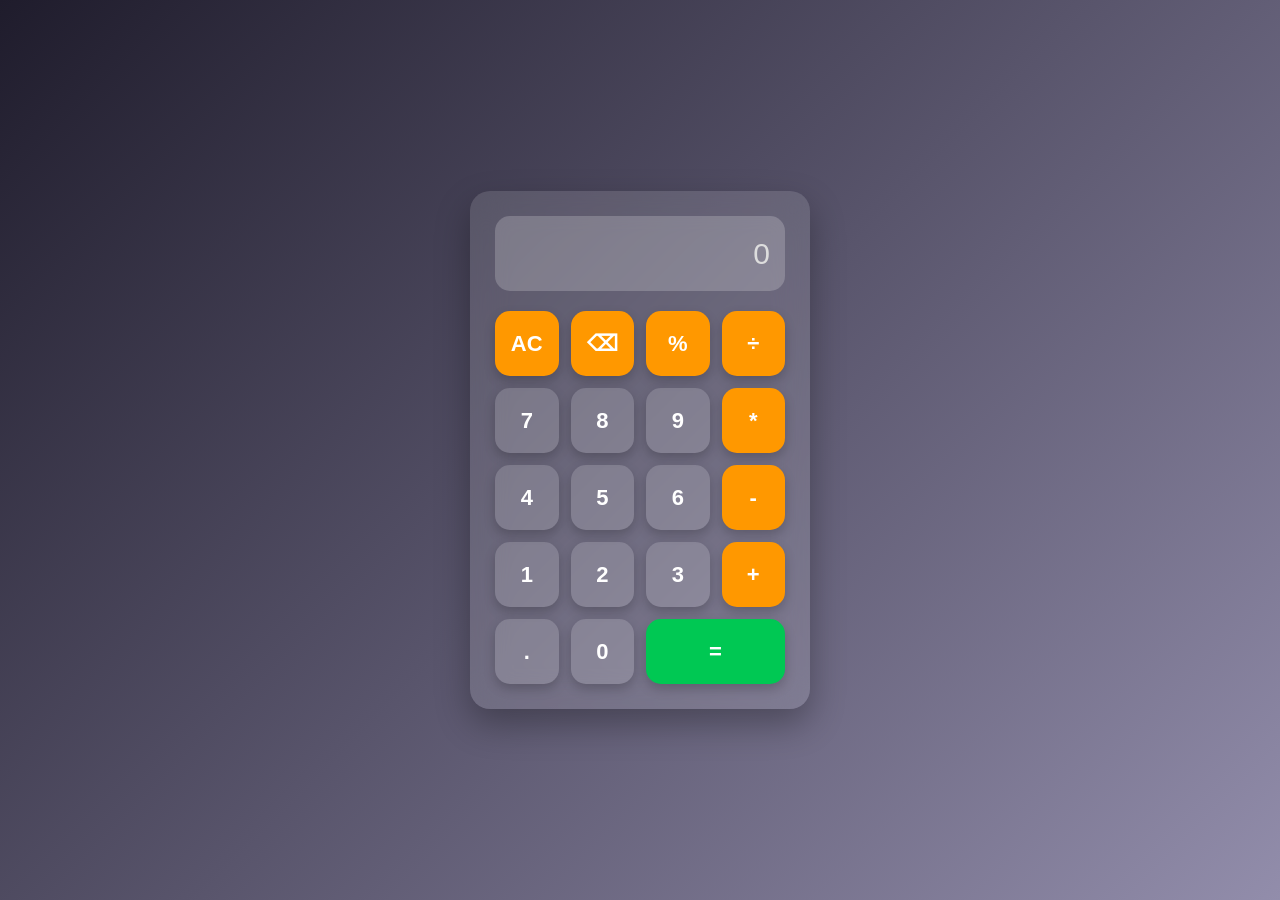
<file: WebDev-L2-Task1-Calculator/index.html>
<!DOCTYPE html>
<html lang="en">
<head>
    <meta charset="UTF-8">
    <meta name="viewport" content="width=device-width, initial-scale=1.0">
    <title>Modern Calculator</title>
    <link rel="stylesheet" href="style.css">
</head>
<body>

<div class="calculator">

    <input type="text" id="display" placeholder="0" readonly>

    <div class="buttons">

        <button onclick="clearDisplay()" class="operator">AC</button>
        <button onclick="deleteLast()" class="operator">⌫</button>
        <button onclick="append('%')" class="operator">%</button>
        <button onclick="append('/')" class="operator">÷</button>

        <button onclick="append('7')">7</button>
        <button onclick="append('8')">8</button>
        <button onclick="append('9')">9</button>
        <button onclick="append('*')" class="operator">*</button>

        <button onclick="append('4')">4</button>
        <button onclick="append('5')">5</button>
        <button onclick="append('6')">6</button>
        <button onclick="append('-')" class="operator">-</button>

        <button onclick="append('1')">1</button>
        <button onclick="append('2')">2</button>
        <button onclick="append('3')">3</button>
        <button onclick="append('+')" class="operator">+</button>

        <button onclick="append('.')">.</button>
        <button onclick="append('0')">0</button>
        <button onclick="calculate()" class="equal">=</button>

    </div>

</div>

<script src="script.js"></script>

</body>
</html>
</file>
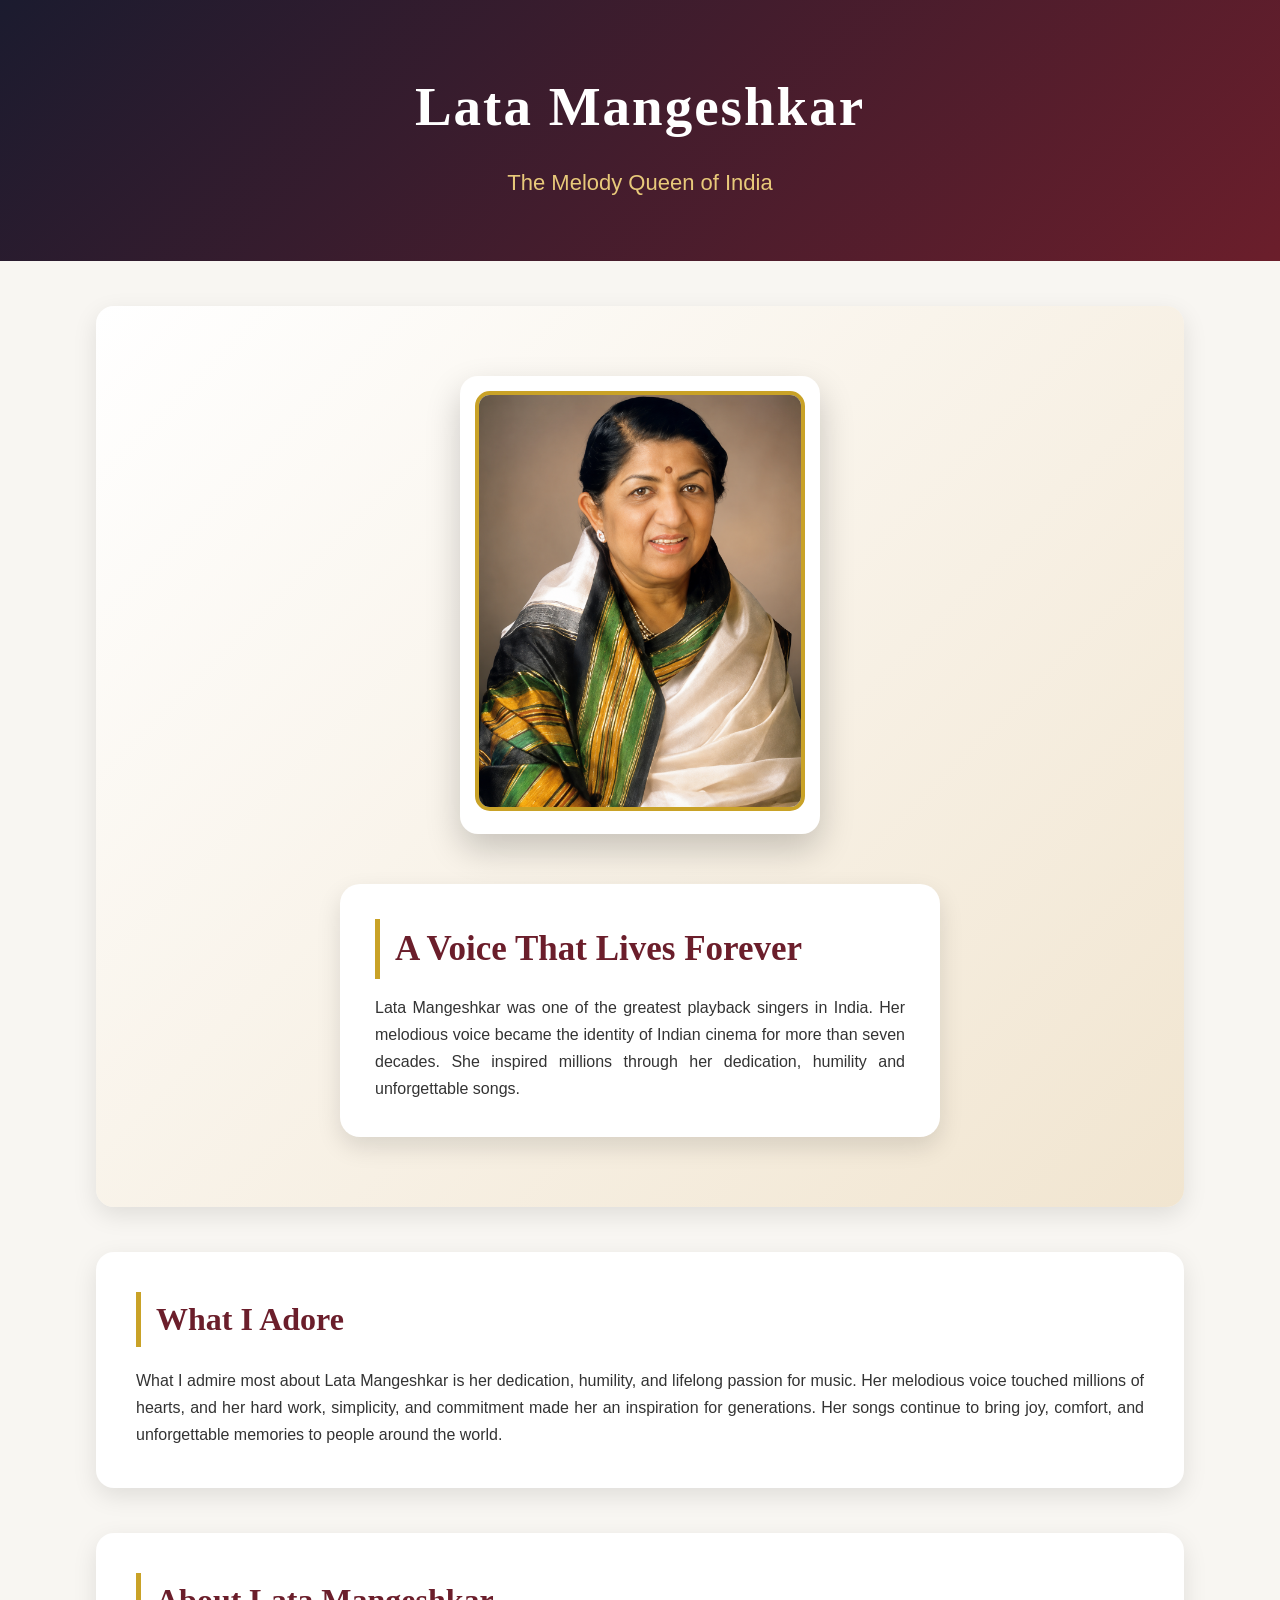
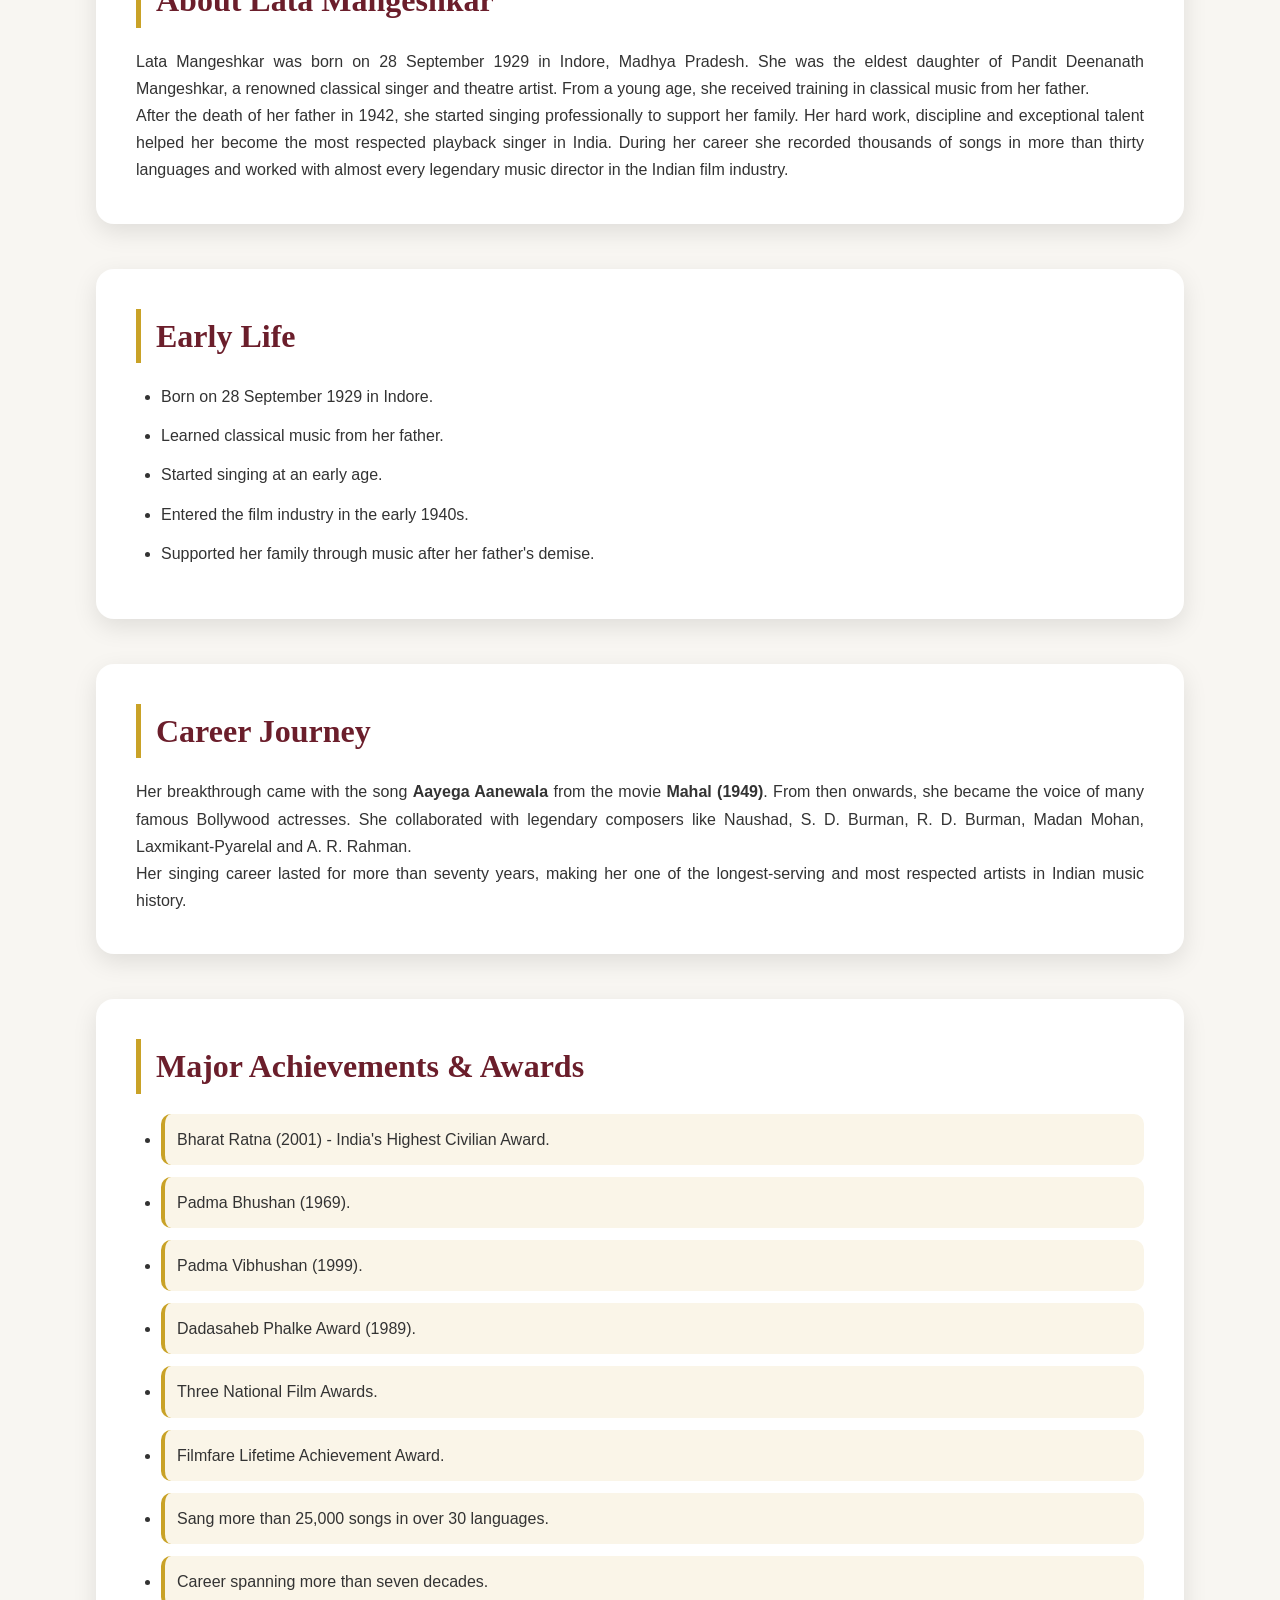
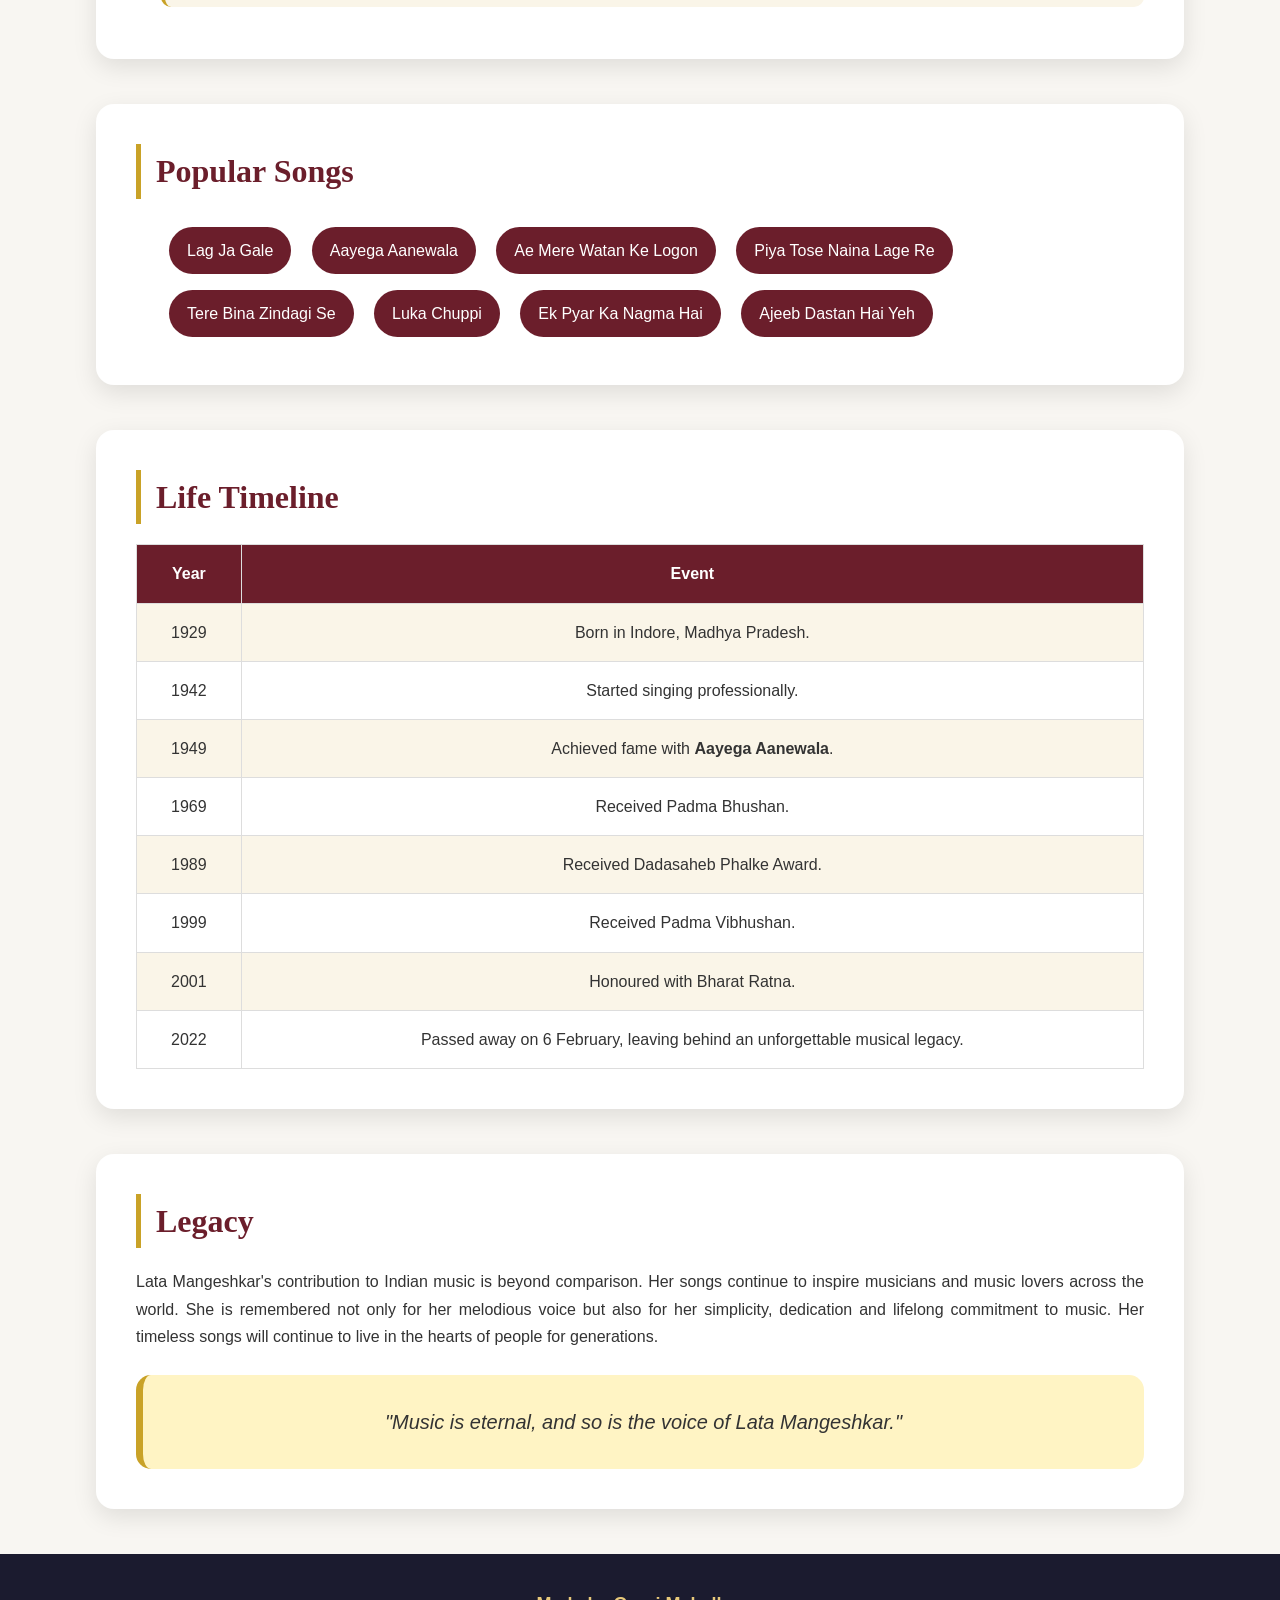
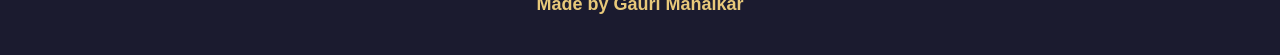
<file: WebDev-L2-Task2-TributePage/index.html>
<!DOCTYPE html>
<html lang="en">

<head>
    <meta charset="UTF-8">
    <meta name="viewport" content="width=device-width, initial-scale=1.0">
    <title>Lata Mangeshkar Tribute Page</title>
    <link rel="stylesheet" href="style.css">
</head>

<body>
    <header>
        <h1>Lata Mangeshkar</h1>
        <p>The Melody Queen of India</p>
    </header>

    <section class="hero">
        <div class="image">
            <img src="Lata Mangeshkar.png" alt="Lata Mangeshkar">
        </div>
        <div class="hero-text">
            <h2>A Voice That Lives Forever</h2>
            <p>Lata Mangeshkar was one of the greatest playback singers in India.
                Her melodious voice became the identity of Indian cinema for more
                than seven decades. She inspired millions through her dedication,
                humility and unforgettable songs. </p>
        </div>

    </section>

    <section id="adore">
        <h2>What I Adore</h2>
        <p> What I admire most about Lata Mangeshkar is her dedication, humility, and lifelong passion for music. Her
            melodious voice touched millions of hearts, and her hard work, simplicity, and commitment made her an
            inspiration for generations. Her songs continue to bring joy, comfort, and unforgettable memories to people
            around the world.</p>

    </section>

    <section id="about">
        <h2>About Lata Mangeshkar</h2>
        <p>Lata Mangeshkar was born on 28 September 1929 in Indore, Madhya Pradesh.
            She was the eldest daughter of Pandit Deenanath Mangeshkar, a renowned
            classical singer and theatre artist. From a young age, she received
            training in classical music from her father.</p>

        <p>After the death of her father in 1942, she started singing professionally
            to support her family. Her hard work, discipline and exceptional talent
            helped her become the most respected playback singer in India. During her
            career she recorded thousands of songs in more than thirty languages and
            worked with almost every legendary music director in the Indian film industry.</p>

    </section>

    <section id="early">

        <h2>Early Life</h2>

        <ul>
            <li>Born on 28 September 1929 in Indore.</li>
            <li>Learned classical music from her father.</li>
            <li>Started singing at an early age.</li>
            <li>Entered the film industry in the early 1940s.</li>
            <li>Supported her family through music after her father's demise.</li>
        </ul>

    </section>

    <section id="career">
        <h2>Career Journey</h2>
        <p>Her breakthrough came with the song <b>Aayega Aanewala</b> from the movie
            <b>Mahal (1949)</b>. From then onwards, she became the voice of many famous
            Bollywood actresses. She collaborated with legendary composers like
            Naushad, S. D. Burman, R. D. Burman, Madan Mohan,
            Laxmikant-Pyarelal and A. R. Rahman.</p>

        <p>Her singing career lasted for more than seventy years, making her one of
            the longest-serving and most respected artists in Indian music history.</p>

    </section>

    <section id="awards">
        <h2>Major Achievements & Awards</h2>
        <ul>
            <li>Bharat Ratna (2001) - India's Highest Civilian Award.</li>
            <li>Padma Bhushan (1969).</li>
            <li>Padma Vibhushan (1999).</li>
            <li>Dadasaheb Phalke Award (1989).</li>
            <li>Three National Film Awards.</li>
            <li>Filmfare Lifetime Achievement Award.</li>
            <li>Sang more than 25,000 songs in over 30 languages.</li>
            <li>Career spanning more than seven decades.</li>
        </ul>

    </section>

    <section id="songs">
        <h2>Popular Songs</h2>
        <ul>
            <li>Lag Ja Gale</li>
            <li>Aayega Aanewala</li>
            <li>Ae Mere Watan Ke Logon</li>
            <li>Piya Tose Naina Lage Re</li>
            <li>Tere Bina Zindagi Se</li>
            <li>Luka Chuppi</li>
            <li>Ek Pyar Ka Nagma Hai</li>
            <li>Ajeeb Dastan Hai Yeh</li>
        </ul>

    </section>

    <section id="timeline">
        <h2>Life Timeline</h2>

        <table>

            <tr>
                <th>Year</th>
                <th>Event</th>
            </tr>

            <tr>
                <td>1929</td>
                <td>Born in Indore, Madhya Pradesh.</td>
            </tr>

            <tr>
                <td>1942</td>
                <td>Started singing professionally.</td>
            </tr>

            <tr>
                <td>1949</td>
                <td>Achieved fame with <b>Aayega Aanewala</b>.</td>
            </tr>

            <tr>
                <td>1969</td>
                <td>Received Padma Bhushan.</td>
            </tr>

            <tr>
                <td>1989</td>
                <td>Received Dadasaheb Phalke Award.</td>
            </tr>

            <tr>
                <td>1999</td>
                <td>Received Padma Vibhushan.</td>
            </tr>

            <tr>
                <td>2001</td>
                <td>Honoured with Bharat Ratna.</td>
            </tr>

            <tr>
                <td>2022</td>
                <td>Passed away on 6 February, leaving behind an unforgettable musical legacy.</td>
            </tr>

        </table>

    </section>

    <section id="legacy">
        <h2>Legacy</h2>
        <p>Lata Mangeshkar's contribution to Indian music is beyond comparison.
            Her songs continue to inspire musicians and music lovers across the
            world. She is remembered not only for her melodious voice but also
            for her simplicity, dedication and lifelong commitment to music.
            Her timeless songs will continue to live in the hearts of people
            for generations.</p>

        <blockquote>
            "Music is eternal, and so is the voice of Lata Mangeshkar."
        </blockquote>

    </section>

    <footer>

        <p><strong>Made by Gauri Mahalkar</strong></p>

    </footer>

</body>

</html>
</file>
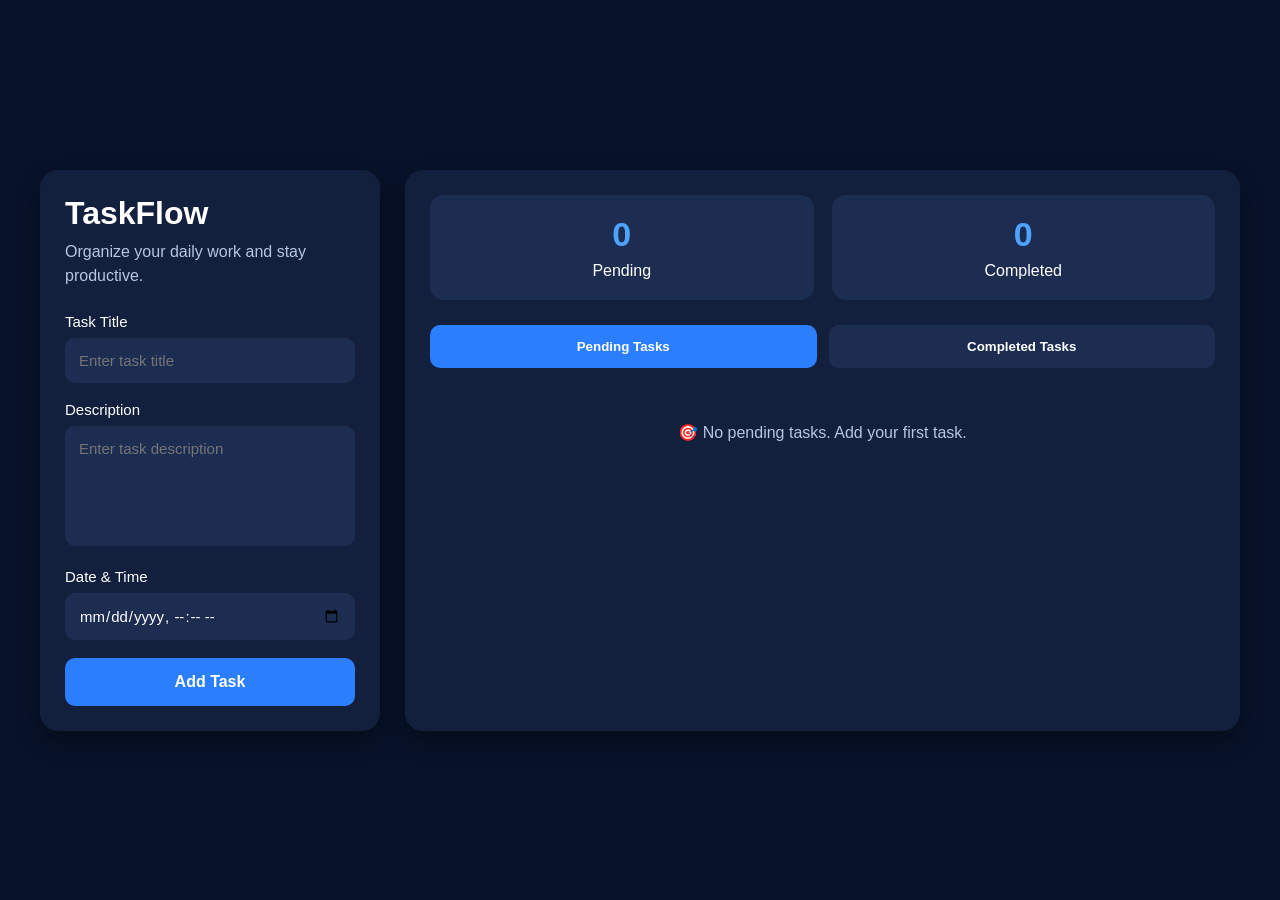
<file: WebDev-L2-Task3-To-Do Webapp/index.html>
<!DOCTYPE html>
<html lang="en">

<head>
    <meta charset="UTF-8">
    <meta name="viewport" content="width=device-width, initial-scale=1.0">
    <title>TaskFlow - To Do List</title>
    <link rel="stylesheet" href="style.css">
</head>

<body>

<div class="container">

    <!-- Left Panel -->

    <div class="left-panel">

        <h1>TaskFlow</h1>

        <p class="subtitle">
            Organize your daily work and stay productive.
        </p>

        <div class="input-box">

            <label>Task Title</label>

            <input
                type="text"
                id="taskTitle"
                placeholder="Enter task title">

        </div>

        <div class="input-box">

            <label>Description</label>

            <textarea
                id="taskDescription"
                placeholder="Enter task description"></textarea>

        </div>

        <div class="input-box">

            <label>Date & Time</label>

            <input
                type="datetime-local"
                id="taskDateTime">

        </div>

        <button id="addTaskBtn">
            Add Task
        </button>

    </div>

    <!-- Right Panel -->

    <div class="right-panel">

        <div class="top-cards">

            <div class="card">

                <h2 id="pendingCount">0</h2>

                <p>Pending</p>

            </div>

            <div class="card">

                <h2 id="completedCount">0</h2>

                <p>Completed</p>

            </div>

        </div>

        <div class="tabs">

            <button
                id="pendingTab"
                class="tab active">

                Pending Tasks

            </button>

            <button
                id="completedTab"
                class="tab">

                Completed Tasks

            </button>

        </div>

        <!-- Pending -->

        <div
            id="pendingSection"
            class="task-section">

            <p
                id="pendingMessage"
                class="empty-message">

                🎯 No pending tasks. Add your first task.

            </p>

            <div id="pendingList"></div>

        </div>

        <!-- Completed -->

        <div
            id="completedSection"
            class="task-section hidden">

            <p
                id="completedMessage"
                class="empty-message">

                🎉 No completed tasks yet.

            </p>

            <div id="completedList"></div>

        </div>

    </div>

</div>

<script src="script.js"></script>

</body>
</html>
</file>
<file: WebDev-L2-Task1-Calculator/style.css>
*{
    margin:0;
    padding:0;
    box-sizing:border-box;
    font-family:'Poppins',sans-serif;
}

body{
    height:100vh;
    display:flex;
    justify-content:center;
    align-items:center;
    background:linear-gradient(135deg,#1f1c2c,#928dab);
}

.calculator{
    width:340px;
    padding:25px;
    border-radius:20px;
    background:rgba(255,255,255,0.12);
    backdrop-filter:blur(18px);
    box-shadow:0 15px 35px rgba(0,0,0,0.3);
}

#display{
    width:100%;
    height:75px;
    border:none;
    outline:none;
    border-radius:15px;
    padding:15px;
    font-size:30px;
    text-align:right;
    margin-bottom:20px;
    background:rgba(255,255,255,0.2);
    color:#fff;
}

#display::placeholder{
    color:#ddd;
}

.buttons{
    display:grid;
    grid-template-columns:repeat(4,1fr);
    gap:12px;
}

button{
    height:65px;
    border:none;
    border-radius:15px;
    font-size:22px;
    font-weight:600;
    cursor:pointer;
    color:#fff;
    background:rgba(255,255,255,0.15);
    transition:.3s;
    box-shadow:0 5px 12px rgba(0,0,0,.2);
}

button:hover{
    transform:translateY(-3px);
    background:rgba(255,255,255,0.28);
}

button:active{
    transform:scale(.96);
}

.operator{
    background:#ff9800;
}

.operator:hover{
    background:#ffb300;
}

.equal{
    grid-column:span 2;
    background:#00c853;
}

.equal:hover{
    background:#00e676;
}

@media(max-width:420px){

.calculator{
    width:95%;
}

button{
    height:60px;
    font-size:20px;
}

#display{
    height:70px;
    font-size:28px;
}

}
</file>
<file: WebDev-L2-Task2-TributePage/style.css>
*{
    margin:0;
    padding:0;
    box-sizing:border-box;
    font-family:'Segoe UI', Arial, sans-serif;
}

body{
    background:#f8f6f2;
    color:#333;
    line-height:1.7;
}

/* Header */

header{
    background:linear-gradient(135deg,#1b1b2f,#6b1e2b);
    color:white;
    text-align:center;
    padding:60px 20px;
}

header h1{
    font-family:Georgia,serif;
    font-size:55px;
    letter-spacing:2px;
}

header p{
    margin-top:10px;
    font-size:22px;
    color:#e8c97a;
}

/* Hero Section */

.hero{
    display:flex;
    justify-content:center;
    align-items:center;
    flex-wrap:wrap;
    gap:50px;
    padding:70px 8%;
    background:linear-gradient(135deg,#ffffff,#f1e5d0);
}

.image{
    background:white;
    padding:15px;
    border-radius:18px;
    box-shadow:0 15px 35px rgba(0,0,0,0.2);
}

.image img{
    width:330px;
    height:420px;
    object-fit:cover;
    border-radius:15px;
    border:4px solid #c9a227;
}

.hero-text{
    max-width:600px;
    background:white;
    padding:35px;
    border-radius:20px;
    box-shadow:0 10px 25px rgba(0,0,0,0.12);
}

.hero-text h2{
    color:#6b1e2b;
    font-family:Georgia,serif;
    font-size:35px;
    margin-bottom:15px;
}

.hero-text p{
    text-align:justify;
}

/* Sections */

section{
    width:85%;
    margin:45px auto;
    background:white;
    padding:40px;
    border-radius:18px;
    box-shadow:0 8px 25px rgba(0,0,0,0.1);
}

section h2{
    color:#6b1e2b;
    font-family:Georgia,serif;
    font-size:32px;
    border-left:5px solid #c9a227;
    padding-left:15px;
    margin-bottom:20px;
}

section p{
    text-align:justify;
}


/* Lists */

ul{
    margin-left:25px;
}


li{
    margin:12px 0;
}

/* Awards */

#awards li{
    background:#faf5e8;
    padding:12px;
    border-radius:10px;
    border-left:4px solid #c9a227;
}

/* Songs */

#songs li{
    display:inline-block;
    background:#6b1e2b;
    color:white;
    padding:10px 18px;
    margin:8px;
    border-radius:25px;
}

/* Timeline */

table{
    width:100%;
    border-collapse:collapse;
    margin-top:20px;
}

th{
    background:#6b1e2b;
    color:white;
}

td,th{
    border:1px solid #ddd;
    padding:15px;
    text-align:center;
}

tr:nth-child(even){
    background:#faf5e8;
}

/* Quote */

blockquote{
    margin-top:25px;
    padding:30px;
    background:#fff4c4;
    border-left:7px solid #c9a227;
    border-radius:15px;
    font-size:20px;
    font-style:italic;
    text-align:center;
}

/* Footer */

footer{
    background:#1b1b2f;
    color:#e8c97a;
    text-align:center;
    padding:35px;
    margin-top:40px;
}

footer strong{
    font-size:18px;
}

/* Responsive Design */

@media(max-width:768px){

    header{
        padding:40px 15px;
    }

    header h1{
        font-size:35px;
    }

    header p{
        font-size:18px;
    }

    .hero{
        padding:30px 15px;
        gap:30px;
    }

    .image img{
        width:250px;
        height:300px;
    }

    .hero-text{
        padding:20px;
    }

    .hero-text h2{
        font-size:26px;
    }

    section{
        width:95%;
        padding:20px;
    }

    section h2{
        font-size:25px;
    }

    table{
        font-size:14px;
    }

}
</file>
<file: WebDev-L2-Task3-To-Do Webapp/style.css>
/* RESET */

*{
    margin:0;
    padding:0;
    box-sizing:border-box;
    font-family:Arial,Helvetica,sans-serif;
}

body{

    background:#081229;
    min-height:100vh;
    display:flex;
    justify-content:center;
    align-items:center;
    padding:25px;

}

.container{

    width:1200px;
    max-width:100%;
    display:grid;
    grid-template-columns:340px 1fr;
    gap:25px;

}

/* LEFT PANEL */

.left-panel{

    background:#13203d;
    padding:25px;
    border-radius:18px;
    box-shadow:0 10px 25px rgba(0,0,0,.35);

}

.left-panel h1{

    color:#fff;
    font-size:32px;
    margin-bottom:8px;

}

.subtitle{

    color:#b8c5de;
    margin-bottom:25px;
    line-height:1.5;

}

.input-box{

    margin-bottom:18px;

}

.input-box label{

    display:block;
    color:#fff;
    margin-bottom:8px;
    font-size:15px;

}

.input-box input,
.input-box textarea{

    width:100%;
    border:none;
    outline:none;
    background:#1d2d52;
    color:#fff;
    padding:14px;
    border-radius:10px;
    font-size:15px;

}

.input-box input[type="datetime-local"]{

    cursor:pointer;

}

.input-box textarea{

    height:120px;
    resize:none;

}

#addTaskBtn{

    width:100%;
    padding:15px;
    border:none;
    border-radius:10px;
    background:#2b7fff;
    color:#fff;
    font-size:16px;
    font-weight:bold;
    cursor:pointer;
    transition:.3s;

}

#addTaskBtn:hover{

    background:#1d6be8;
    transform:translateY(-2px);

}

/* RIGHT PANEL */

.right-panel{

    background:#13203d;
    border-radius:18px;
    padding:25px;
    box-shadow:0 10px 25px rgba(0,0,0,.35);

}

.top-cards{

    display:flex;
    gap:18px;
    margin-bottom:25px;

}

.card{

    flex:1;
    background:#1d2d52;
    border-radius:14px;
    padding:20px;
    text-align:center;

}

.card h2{

    color:#4da3ff;
    font-size:34px;
    margin-bottom:8px;

}

.card p{

    color:#fff;

}

.tabs{

    display:flex;
    gap:12px;
    margin-bottom:20px;

}

.tab{

    flex:1;
    padding:14px;
    border:none;
    border-radius:10px;
    background:#1d2d52;
    color:#fff;
    font-weight:bold;
    cursor:pointer;
    transition:.3s;

}

.tab:hover{

    background:#2d4677;

}

.tab.active{

    background:#2b7fff;

}

.task-section{

    display:block;

}

.hidden{

    display:none;

}

.empty-message{

    text-align:center;
    color:#b8c5de;
    padding:35px 10px;

}

#pendingList,
#completedList{

    display:flex;
    flex-direction:column;
    gap:18px;

}
/* TASK CARD */

.task{

    background:#1d2d52;
    border-left:5px solid #2b7fff;
    border-radius:14px;
    padding:18px;
    transition:.3s;
    box-shadow:0 6px 18px rgba(0,0,0,.25);

}

.task:hover{

    transform:translateY(-3px);

}

.task h3{

    color:#ffffff;
    font-size:20px;
    margin-bottom:10px;
    word-break:break-word;

}

.task .date{

    color:#7cc4ff;
    font-size:14px;
    margin-bottom:10px;
    font-weight:bold;

}

.task p{

    color:#d7e3f5;
    line-height:1.6;
    margin-bottom:18px;
    word-break:break-word;

}

/* BUTTONS */

.task-buttons{

    display:flex;
    gap:12px;
    flex-wrap:wrap;

}

.complete-btn,
.delete-btn{

    border:none;
    border-radius:8px;
    padding:10px 18px;
    color:#fff;
    cursor:pointer;
    font-size:14px;
    font-weight:bold;
    transition:.3s;

}

.complete-btn{

    background:#16a34a;

}

.complete-btn:hover{

    background:#15803d;

}

.delete-btn{

    background:#ef4444;

}

.delete-btn:hover{

    background:#dc2626;

}

/* COMPLETED TASK */

.completed{

    border-left-color:#16a34a;
    opacity:.9;

}

.completed h3{

    text-decoration:line-through;
    color:#9fb6d9;

}

.completed p{

    color:#9fb6d9;

}

.completed .date{

    color:#74d68d;

}

/* SCROLLBAR */

#pendingList,
#completedList{

    max-height:520px;
    overflow-y:auto;
    padding-right:5px;

}

#pendingList::-webkit-scrollbar,
#completedList::-webkit-scrollbar{

    width:6px;

}

#pendingList::-webkit-scrollbar-thumb,
#completedList::-webkit-scrollbar-thumb{

    background:#35558e;
    border-radius:10px;

}

/* RESPONSIVE */

@media(max-width:900px){

    .container{

        grid-template-columns:1fr;

    }

}

@media(max-width:600px){

    body{

        padding:15px;

    }

    .left-panel,
    .right-panel{

        padding:18px;

    }

    .top-cards{

        flex-direction:column;

    }

    .tabs{

        flex-direction:column;

    }

    .task-buttons{

        flex-direction:column;

    }

    .complete-btn,
    .delete-btn{

        width:100%;

    }

}
</file>
